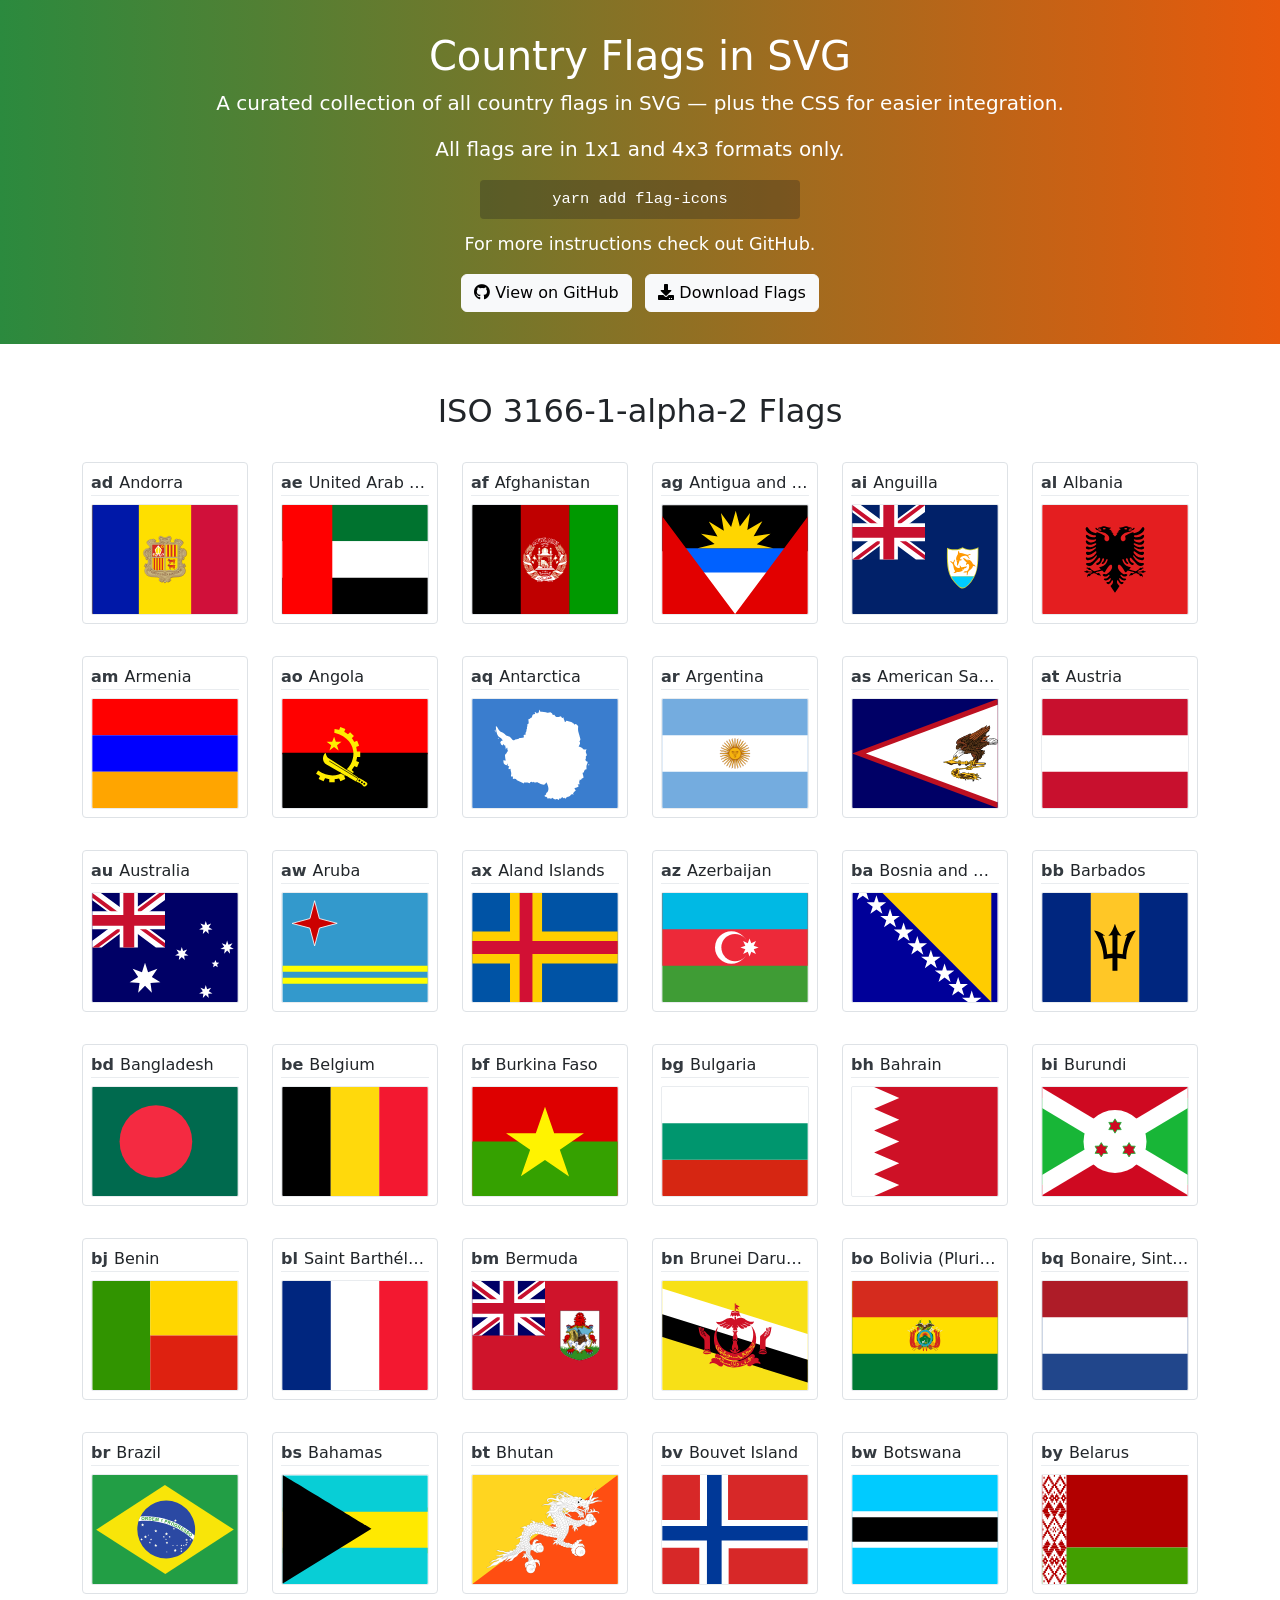
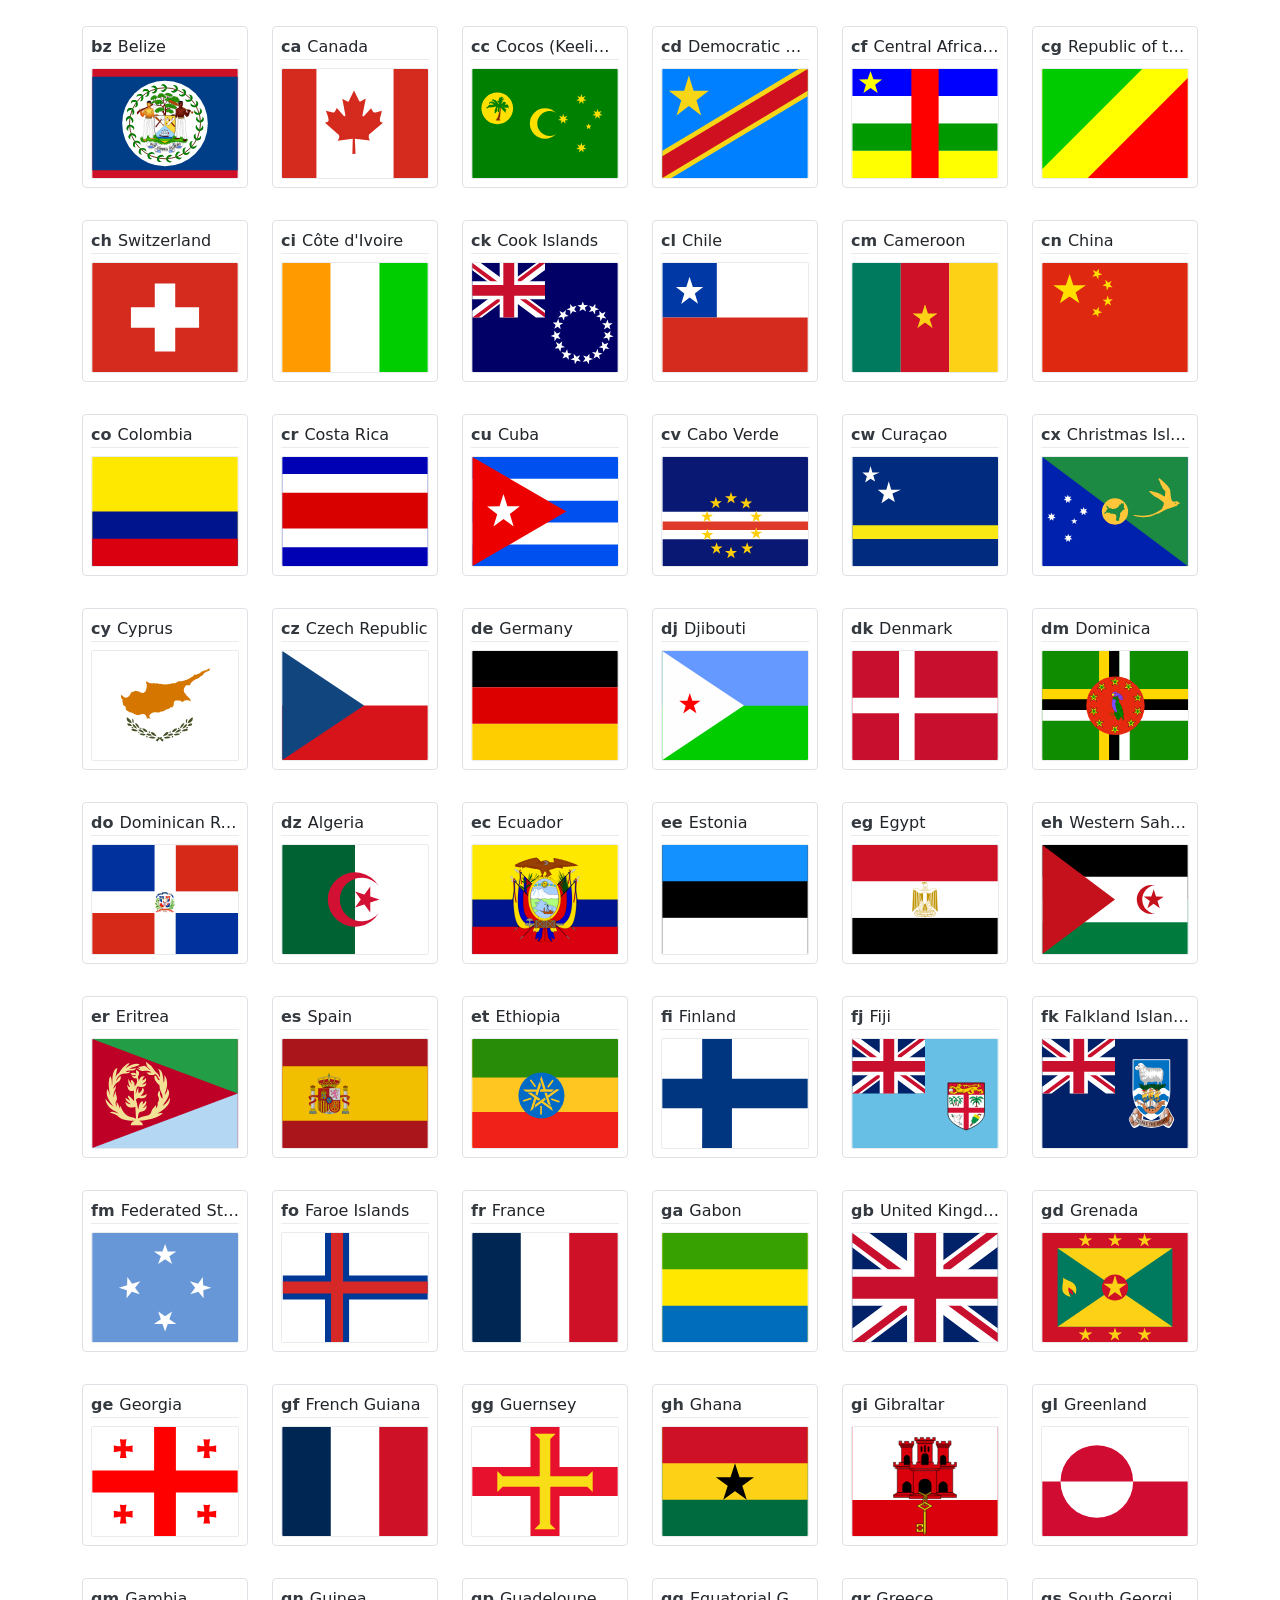
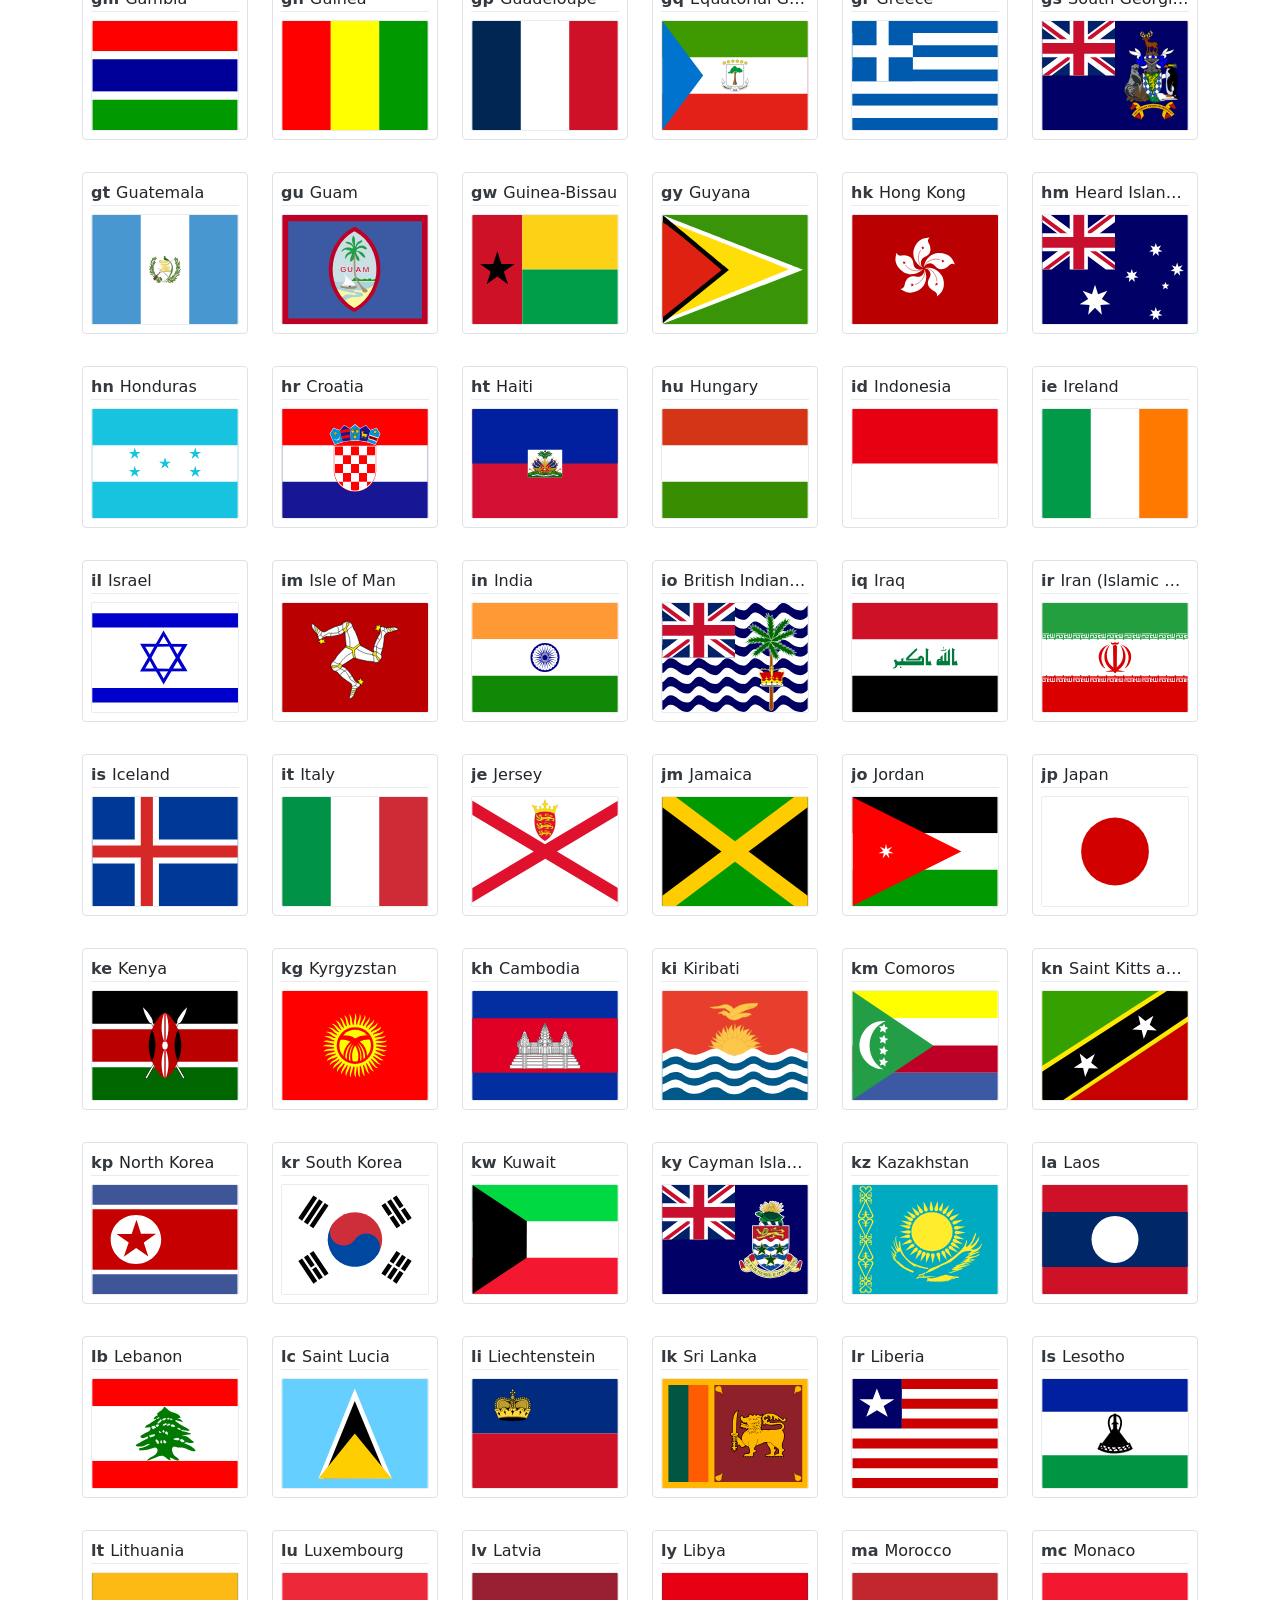
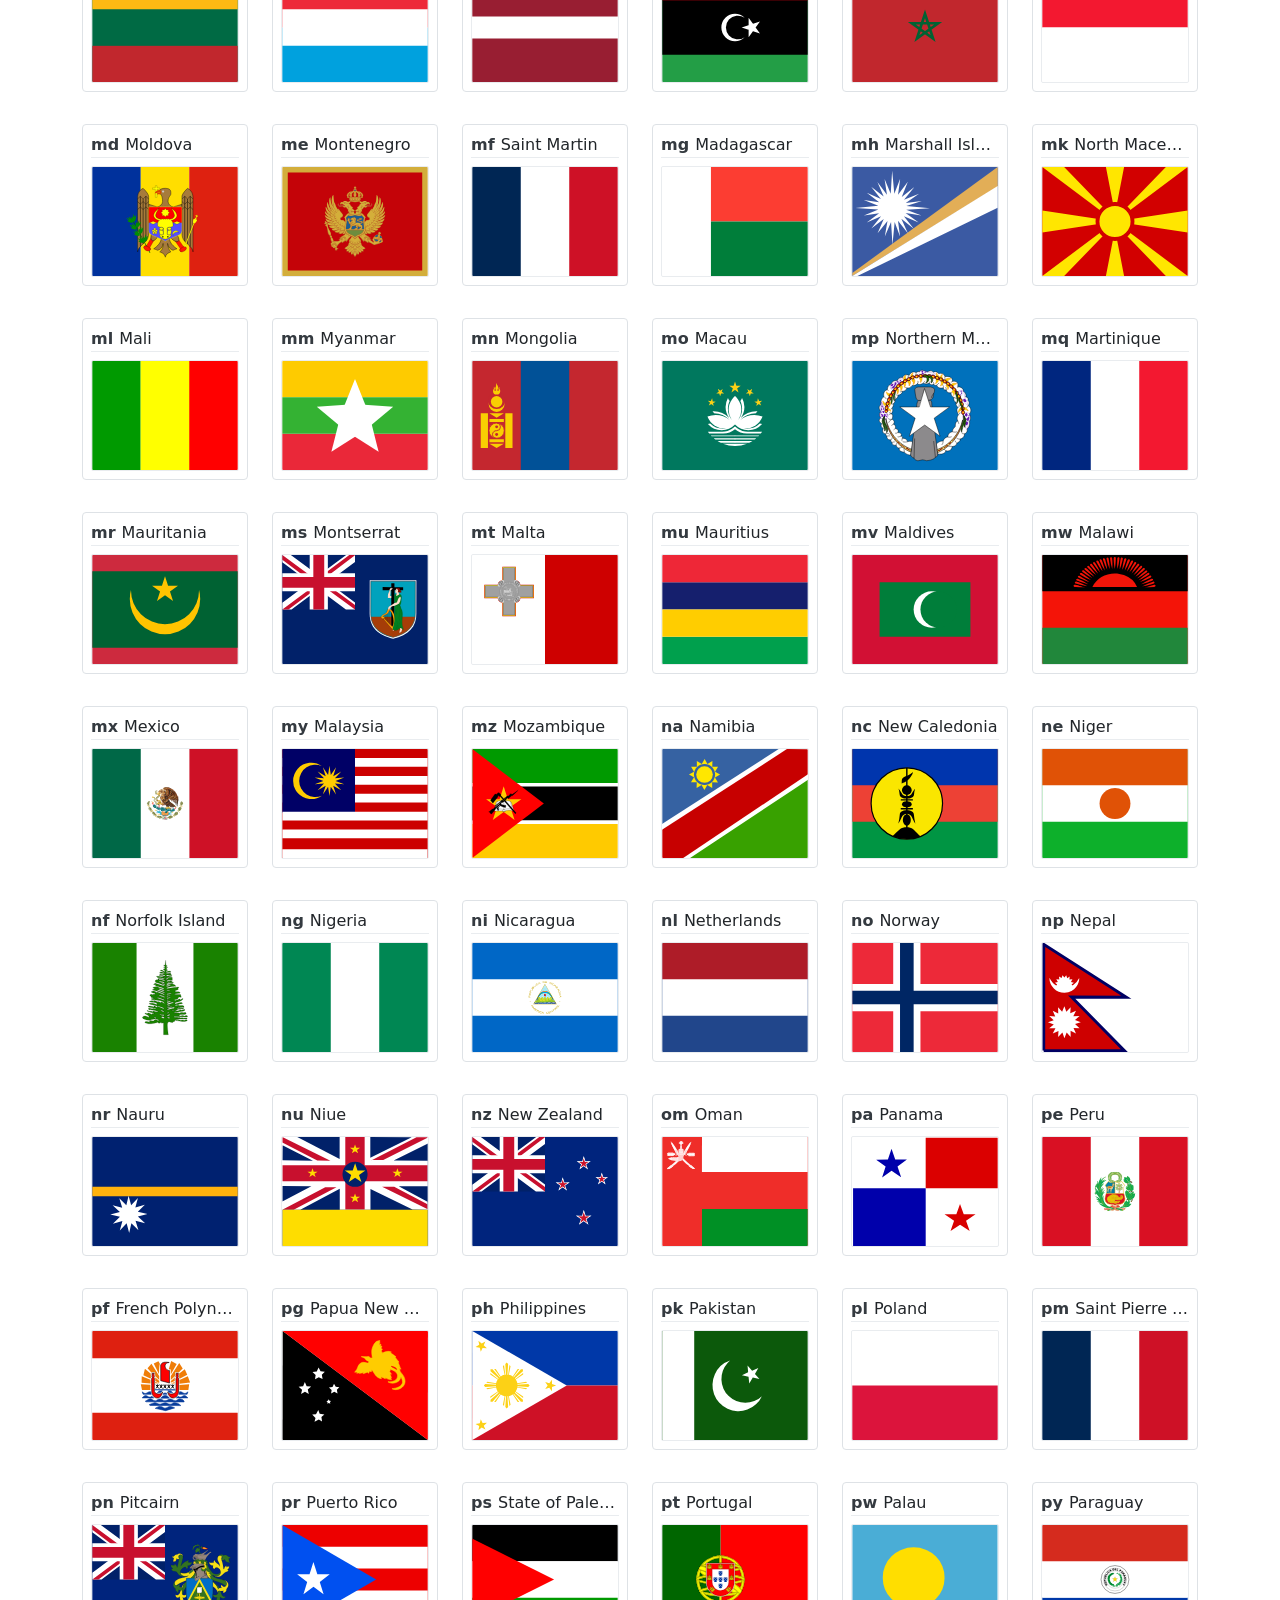
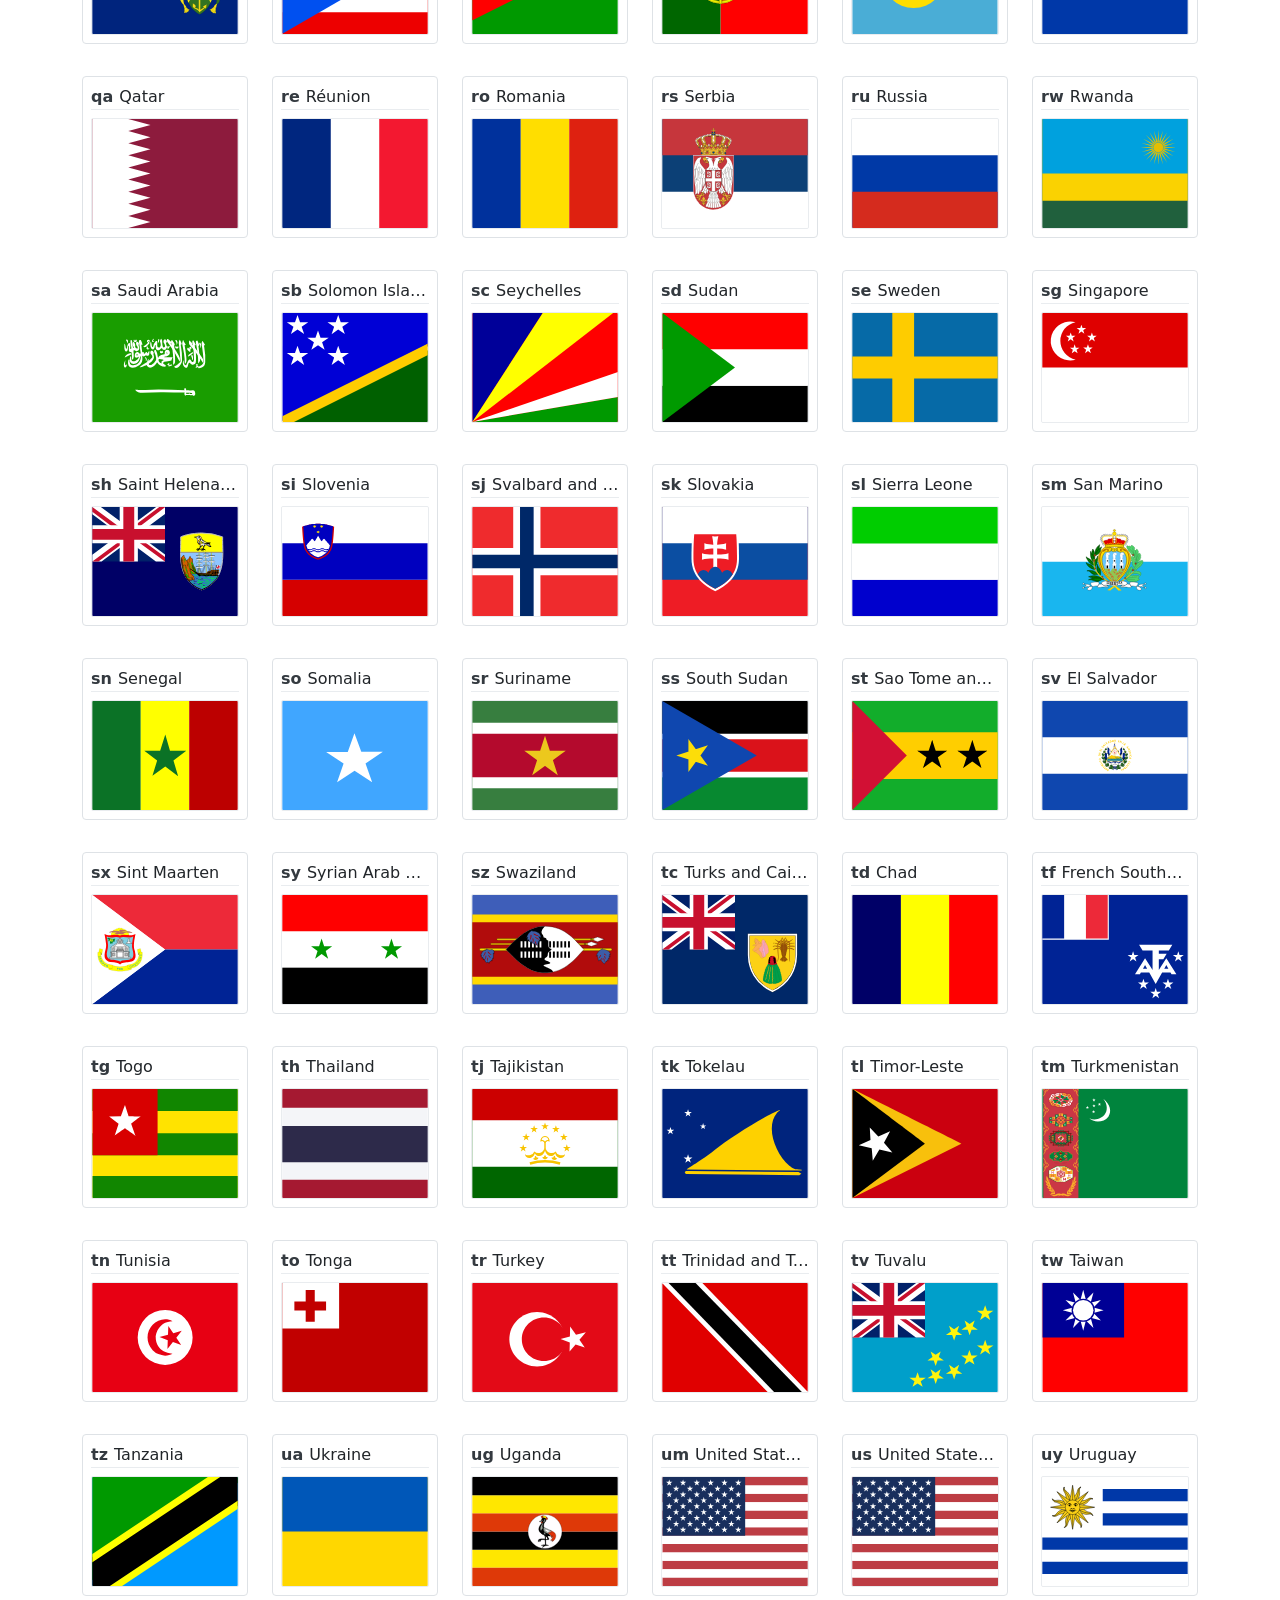
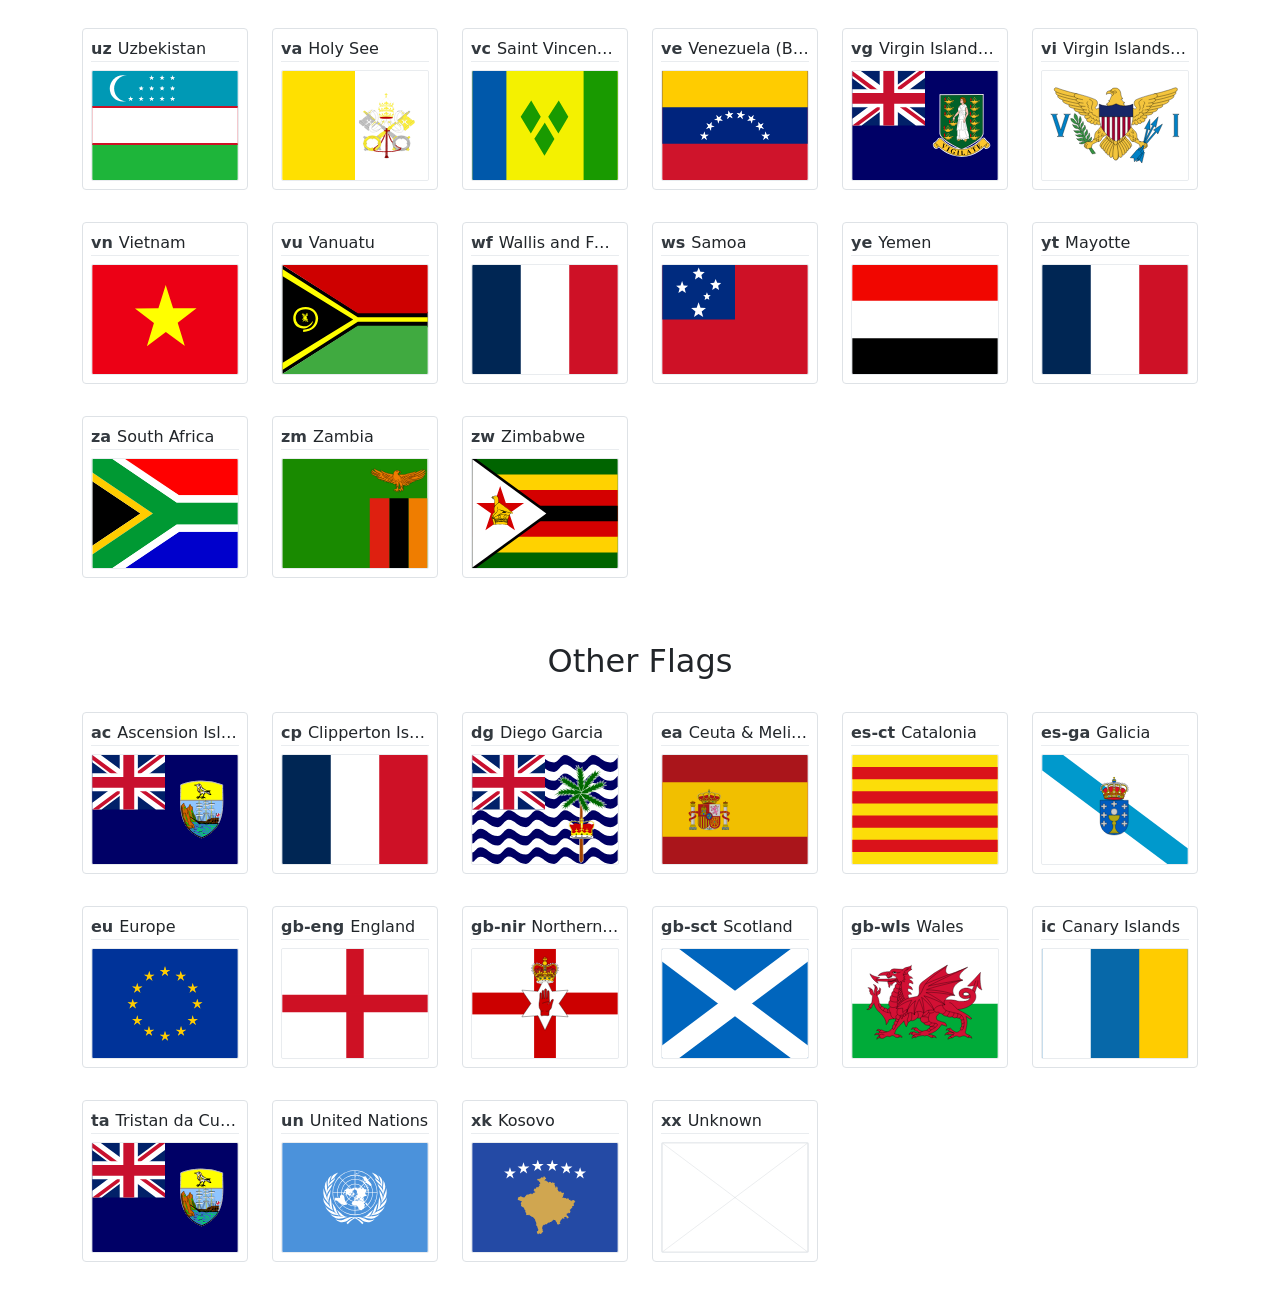
<file: flag-icons-main/index.html>
<!DOCTYPE html>
<html lang="en">
  <head>
    <meta charset="utf-8" />
    <meta name="viewport" content="width=device-width, initial-scale=1" />
    <title>Country Flags in SVG | flag-icons</title>
    <!-- Bootstrap -->
    <link
      href="https://cdn.jsdelivr.net/npm/bootstrap@5.1.3/dist/css/bootstrap.min.css"
      rel="stylesheet"
      integrity="sha384-1BmE4kWBq78iYhFldvKuhfTAU6auU8tT94WrHftjDbrCEXSU1oBoqyl2QvZ6jIW3"
      crossorigin="anonymous"
    />
    <!-- Font Awesome -->
    <link
      rel="stylesheet"
      href="https://cdnjs.cloudflare.com/ajax/libs/font-awesome/5.15.4/css/all.min.css"
      integrity="sha512-1ycn6IcaQQ40/MKBW2W4Rhis/DbILU74C1vSrLJxCq57o941Ym01SwNsOMqvEBFlcgUa6xLiPY/NS5R+E6ztJQ=="
      crossorigin="anonymous"
      referrerpolicy="no-referrer"
    />
    <!-- Docs -->
    <link href="./assets/docs.css" rel="stylesheet" />

    <!-- Analytics Code -->
    <script
      async
      src="https://www.googletagmanager.com/gtag/js?id=UA-42119746-2"
    ></script>
    <script>
      window.dataLayer = window.dataLayer || [];
      function gtag() {
        dataLayer.push(arguments);
      }
      gtag('js', new Date());
      gtag('config', 'UA-42119746-2');
    </script>
  </head>
  <body>
    <div class="header">
      <div class="container-md">
        <h1>Country Flags in SVG</h1>
        <p class="lead">
          A curated collection of all country flags in SVG — plus the CSS for
          easier integration.
        </p>
        <p class="lead">
          All flags are in <strong>1x1</strong> and <strong>4x3</strong> formats
          only.
        </p>
        <pre class="install">yarn add flag-icons</pre>
        <p>For more instructions check out GitHub.</p>
        <a class="btn btn-light" href="https://github.com/lipis/flag-icons"
          ><i class="fab fa-github"></i> View on GitHub</a
        >
        <a
          class="btn btn-light"
          href="https://github.com/lipis/flag-icons/archive/main.zip"
          ><i class="fas fa-download"></i> Download Flags</a
        >
      </div>
    </div>
    <div class="container-md">
      <h2>ISO 3166-1-alpha-2 Flags</h2>
      <div id="iso-flags" class="row"></div>
      <h2>Other Flags</h2>
      <div id="non-iso-flags" class="row"></div>
    </div>
    <script src="./assets/docs.js"></script>
  </body>
</html>
</file>
<file: flag-icons-main/assets/docs.css>
.header {
  margin: 0 0 48px;
  padding: 32px 0;
  text-align: center;
  background: linear-gradient(90deg, #2b8a3e, #e8590c);
  color: #fff;
  font-size: 1.1em;
}

.header .btn {
  margin: 0 4px;
}

.header pre {
  background-color: rgba(32, 32, 32, 0.3);
  padding: 8px;
  max-width: 320px;
  margin: 12px auto;
  border-radius: 4px;
}

h2 {
  text-align: center;
  margin: 32px 0;
}

.no-wrap {
  white-space: nowrap;
  margin-bottom: 8px;
  overflow: hidden;
  text-overflow: ellipsis;
}

.flag {
  border-radius: 4px;
  border: 1px solid #dee2e6;
  margin-bottom: 32px;
  padding: 8px;
}

.flag-country {
  width: 100%;
  border-bottom: 1px solid #e9ecef;
}

.flag-img {
  width: 100%;
  aspect-ratio: 4 / 3;
  border: 1px solid #e9ecef;
  border-radius: 2px;
  overflow: hidden;
}

.flag-code {
  color: #343a40;
  margin-right: 6px;
  font-weight: 600;
}
</file>
